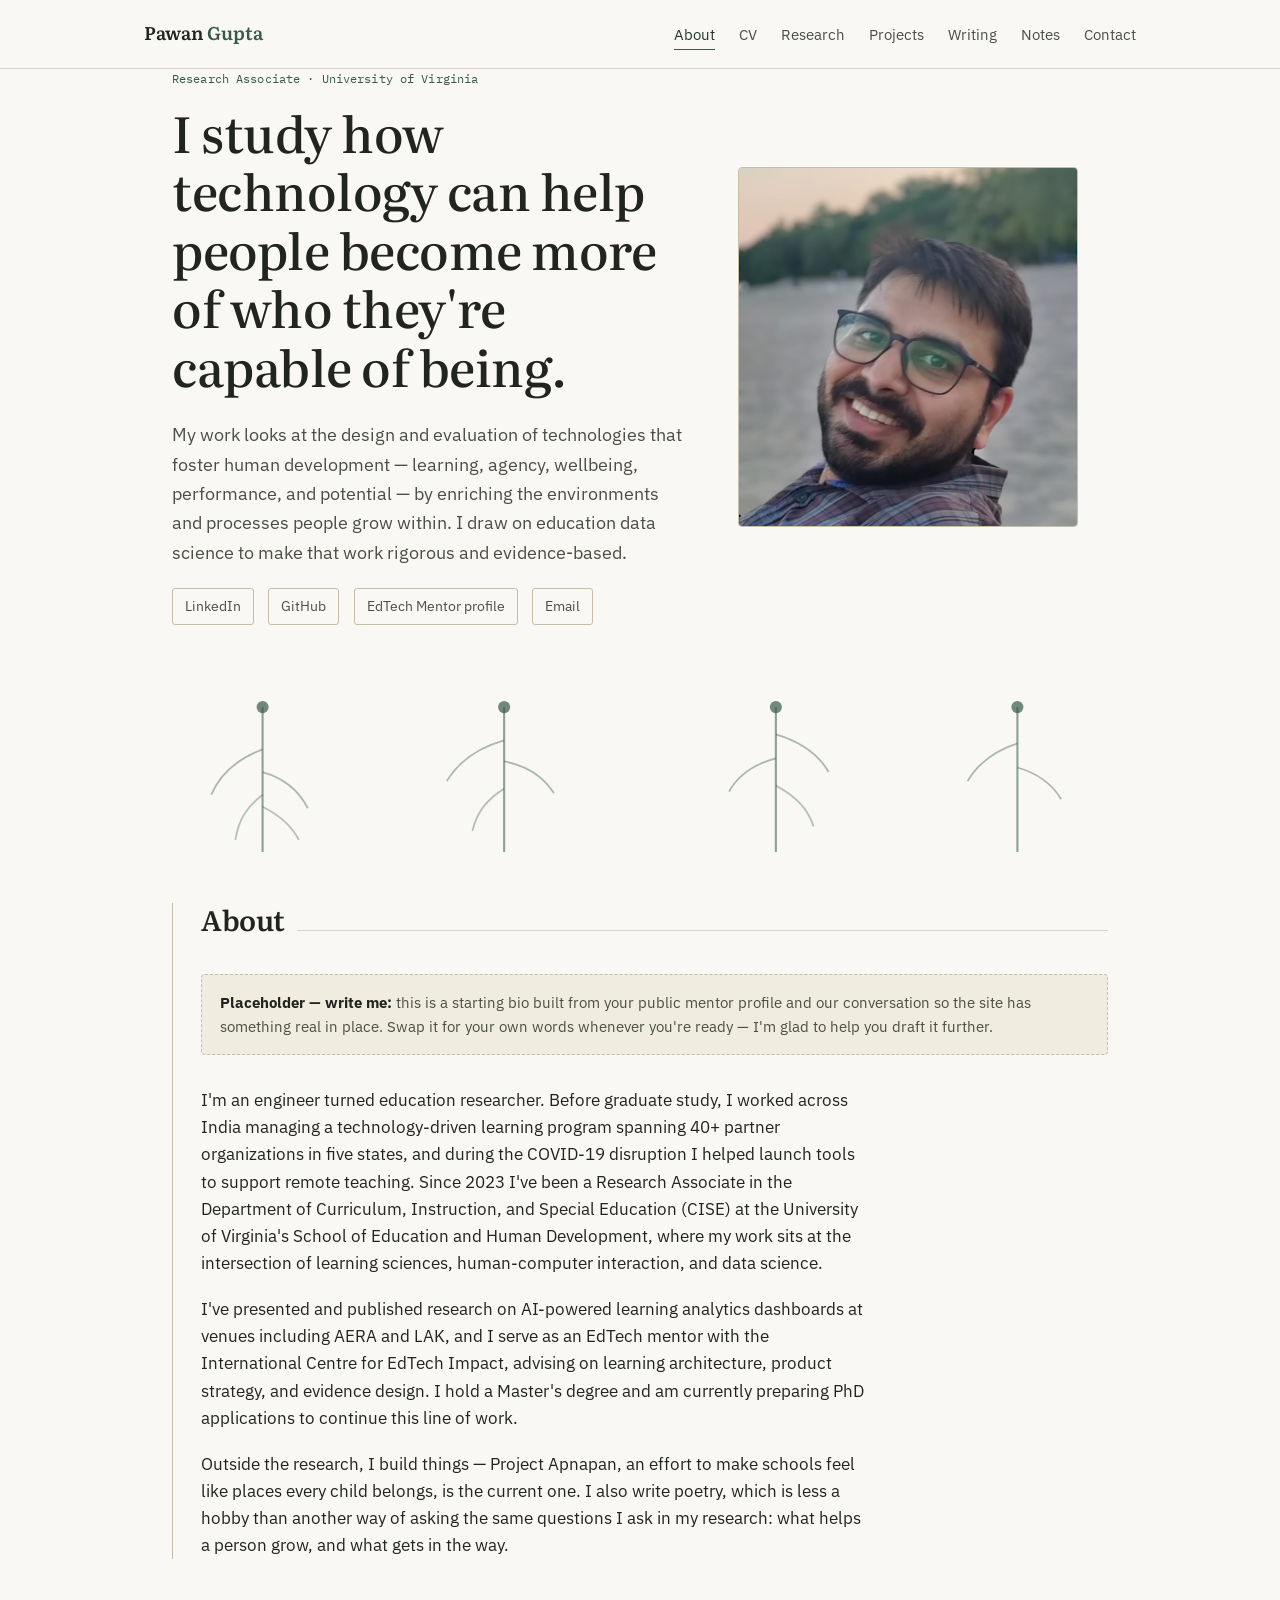
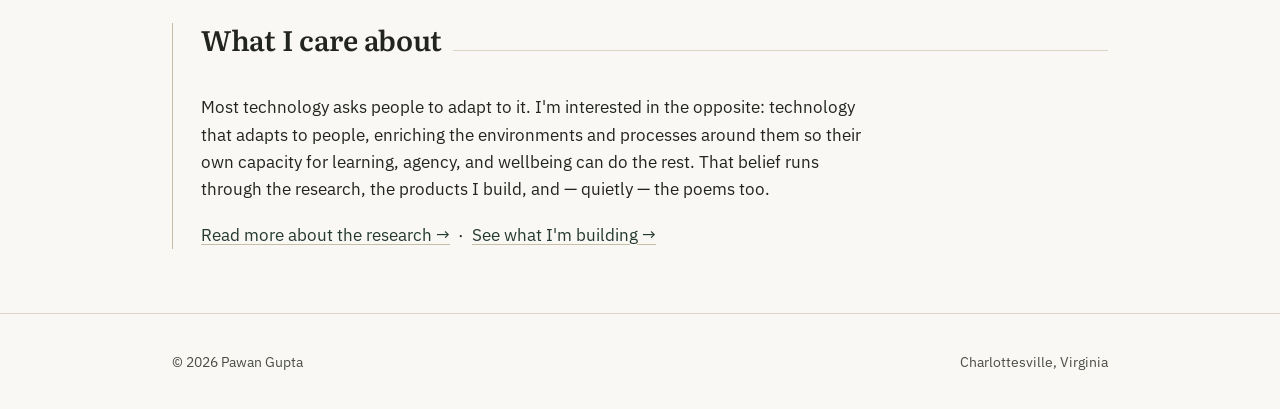
<file: index.html>
<!DOCTYPE html>
<html lang="en">
<head>
<meta charset="UTF-8">
<meta name="viewport" content="width=device-width, initial-scale=1.0">
<title>Pawan Gupta — Technology, human development &amp; learning</title>
<meta name="description" content="Pawan Gupta studies how technology can be designed and evaluated to foster human development, learning, agency, wellbeing, and potential.">
<link rel="stylesheet" href="styles.css">
</head>
<body>

<header class="site">
  <div class="wrap nav-row">
    <a class="wordmark" href="index.html">Pawan <span>Gupta</span></a>
    <nav class="primary">
      <a href="index.html" aria-current="page">About</a>
      <a href="cv.html">CV</a>
      <a href="research.html">Research</a>
      <a href="projects.html">Projects</a>
      <a href="writing.html">Writing</a>
      <a href="notes.html">Notes</a>
      <a href="contact.html">Contact</a>
    </nav>
  </div>
</header>

<main class="wrap">

  <section class="hero">
    <div>
      <p class="tag">Research Associate · University of Virginia</p>
      <h1>I study how technology can help people become more of who they're capable of being.</h1>
      <p class="lede">My work looks at the design and evaluation of technologies that foster human development — learning, agency, wellbeing, performance, and potential — by enriching the environments and processes people grow within. I draw on education data science to make that work rigorous and evidence-based.</p>
      <div class="social-row">
        <a href="https://www.linkedin.com/in/pgpta/" target="_blank" rel="noopener">LinkedIn</a>
        <a href="https://github.com/pawangupta-1" target="_blank" rel="noopener">GitHub</a>
        <a href="https://www.foreduimpact.org/edtechmentors/pawan-gupta" target="_blank" rel="noopener">EdTech Mentor profile</a>
        <a href="contact.html">Email</a>
      </div>
    </div>
    <img src="assets/Pawan.jpg" alt="Pawan Gupta" class="avatar-placeholder" style="object-fit:cover;">
  </section>

  <section aria-hidden="true">
    <svg class="roots" viewBox="0 0 620 110" fill="none" xmlns="http://www.w3.org/2000/svg">
      <path d="M60 12c0 40 0 74 0 96" stroke="currentColor" stroke-width="1.4" opacity=".55"/>
      <path d="M60 40c-16 6-28 16-34 30" stroke="currentColor" stroke-width="1.2" opacity=".4"/>
      <path d="M60 55c14 4 24 12 30 24" stroke="currentColor" stroke-width="1.2" opacity=".4"/>
      <path d="M60 70c-10 8-16 16-18 30" stroke="currentColor" stroke-width="1.2" opacity=".35"/>
      <path d="M60 78c12 6 20 14 24 22" stroke="currentColor" stroke-width="1.2" opacity=".35"/>
      <circle cx="60" cy="12" r="4" fill="currentColor" opacity=".7"/>
      <path d="M220 12c0 40 0 74 0 96" stroke="currentColor" stroke-width="1.4" opacity=".55"/>
      <path d="M220 34c-18 5-30 14-38 27" stroke="currentColor" stroke-width="1.2" opacity=".4"/>
      <path d="M220 48c16 3 26 10 33 21" stroke="currentColor" stroke-width="1.2" opacity=".4"/>
      <path d="M220 66c-11 7-18 15-21 28" stroke="currentColor" stroke-width="1.2" opacity=".35"/>
      <circle cx="220" cy="12" r="4" fill="currentColor" opacity=".7"/>
      <path d="M400 12c0 40 0 74 0 96" stroke="currentColor" stroke-width="1.4" opacity=".55"/>
      <path d="M400 30c17 5 28 13 35 25" stroke="currentColor" stroke-width="1.2" opacity=".4"/>
      <path d="M400 46c-15 4-25 11-31 22" stroke="currentColor" stroke-width="1.2" opacity=".4"/>
      <path d="M400 64c13 7 21 15 25 27" stroke="currentColor" stroke-width="1.2" opacity=".35"/>
      <circle cx="400" cy="12" r="4" fill="currentColor" opacity=".7"/>
      <path d="M560 12c0 40 0 74 0 96" stroke="currentColor" stroke-width="1.4" opacity=".55"/>
      <path d="M560 36c-15 5-26 13-33 25" stroke="currentColor" stroke-width="1.2" opacity=".4"/>
      <path d="M560 52c14 4 23 11 29 21" stroke="currentColor" stroke-width="1.2" opacity=".4"/>
      <circle cx="560" cy="12" r="4" fill="currentColor" opacity=".7"/>
    </svg>
  </section>

  <section class="notebook">
    <div class="section-head"><h2>About</h2></div>
    <div class="note">
      <strong>Placeholder — write me:</strong> this is a starting bio built from your public mentor profile and our conversation so the site has something real in place. Swap it for your own words whenever you're ready — I'm glad to help you draft it further.
    </div>
    <p>I'm an engineer turned education researcher. Before graduate study, I worked across India managing a technology-driven learning program spanning 40+ partner organizations in five states, and during the COVID-19 disruption I helped launch tools to support remote teaching. Since 2023 I've been a Research Associate in the Department of Curriculum, Instruction, and Special Education (CISE) at the University of Virginia's School of Education and Human Development, where my work sits at the intersection of learning sciences, human-computer interaction, and data science.</p>
    <p>I've presented and published research on AI-powered learning analytics dashboards at venues including AERA and LAK, and I serve as an EdTech mentor with the International Centre for EdTech Impact, advising on learning architecture, product strategy, and evidence design. I hold a Master's degree and am currently preparing PhD applications to continue this line of work.</p>
    <p>Outside the research, I build things — Project Apnapan, an effort to make schools feel like places every child belongs, is the current one. I also write poetry, which is less a hobby than another way of asking the same questions I ask in my research: what helps a person grow, and what gets in the way.</p>
  </section>

  <section class="notebook">
    <div class="section-head"><h2>What I care about</h2></div>
    <p>Most technology asks people to adapt to it. I'm interested in the opposite: technology that adapts to people, enriching the environments and processes around them so their own capacity for learning, agency, and wellbeing can do the rest. That belief runs through the research, the products I build, and — quietly — the poems too.</p>
    <p><a href="research.html">Read more about the research →</a> &nbsp;·&nbsp; <a href="projects.html">See what I'm building →</a></p>
  </section>

</main>

<footer class="site">
  <div class="wrap">
    <span>© 2026 Pawan Gupta</span>
    <span>Charlottesville, Virginia</span>
  </div>
</footer>

</body>
</html>
</file>
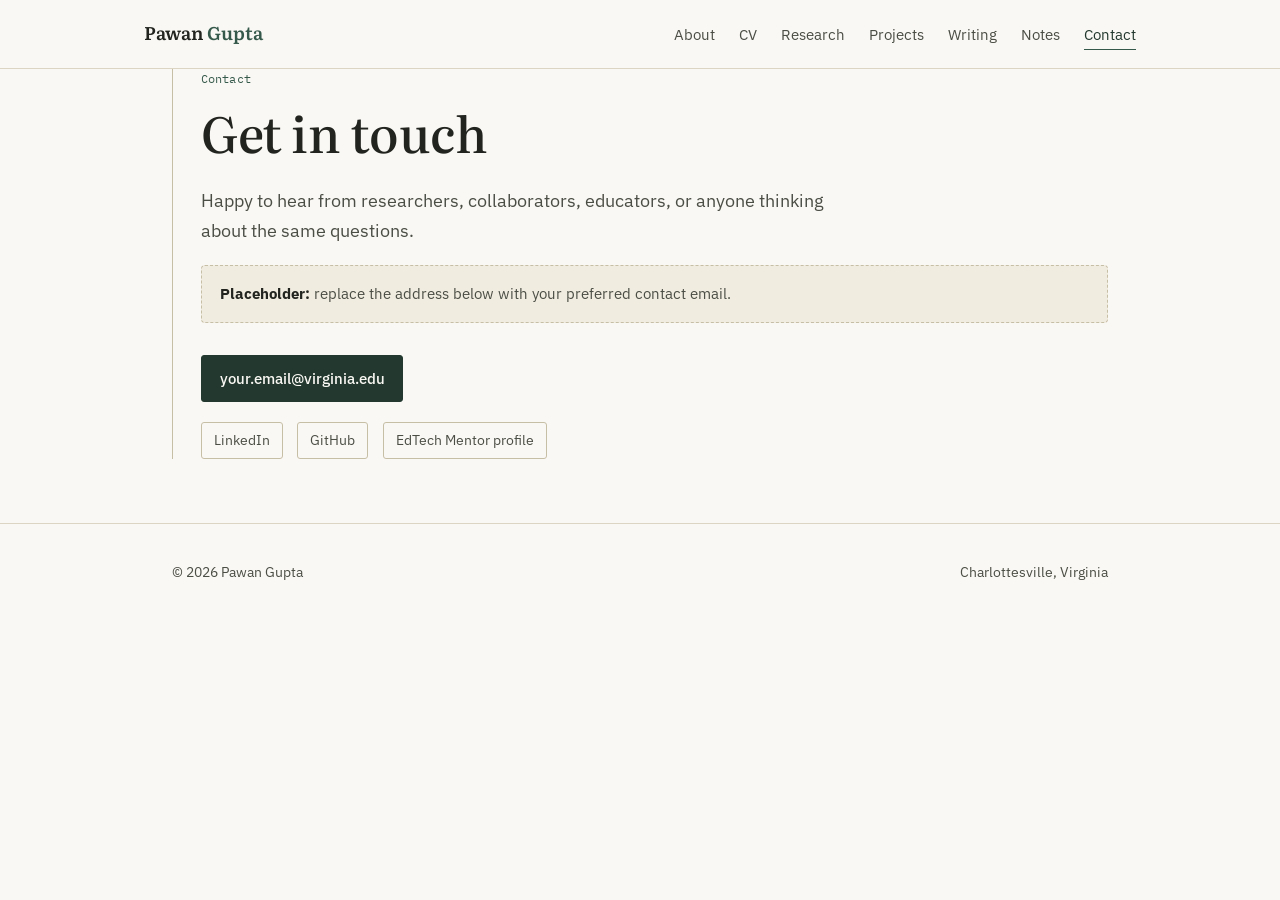
<file: contact.html>
<!DOCTYPE html>
<html lang="en">
<head>
<meta charset="UTF-8">
<meta name="viewport" content="width=device-width, initial-scale=1.0">
<title>Contact — Pawan Gupta</title>
<link rel="stylesheet" href="styles.css">
</head>
<body>

<header class="site">
  <div class="wrap nav-row">
    <a class="wordmark" href="index.html">Pawan <span>Gupta</span></a>
    <nav class="primary">
      <a href="index.html">About</a>
      <a href="cv.html">CV</a>
      <a href="research.html">Research</a>
      <a href="projects.html">Projects</a>
      <a href="writing.html">Writing</a>
      <a href="notes.html">Notes</a>
      <a href="contact.html" aria-current="page">Contact</a>
    </nav>
  </div>
</header>

<main class="wrap">

  <section class="notebook">
    <p class="tag">Contact</p>
    <h1>Get in touch</h1>
    <p class="lede">Happy to hear from researchers, collaborators, educators, or anyone thinking about the same questions.</p>
    <div class="note">
      <strong>Placeholder:</strong> replace the address below with your preferred contact email.
    </div>
    <p><a class="btn" href="mailto:your.email@virginia.edu">your.email@virginia.edu</a></p>
    <div class="social-row">
      <a href="https://www.linkedin.com/in/pgpta/" target="_blank" rel="noopener">LinkedIn</a>
      <a href="https://github.com/pawangupta-1" target="_blank" rel="noopener">GitHub</a>
      <a href="https://www.foreduimpact.org/edtechmentors/pawan-gupta" target="_blank" rel="noopener">EdTech Mentor profile</a>
    </div>
  </section>

</main>

<footer class="site">
  <div class="wrap">
    <span>© 2026 Pawan Gupta</span>
    <span>Charlottesville, Virginia</span>
  </div>
</footer>

</body>
</html>
</file>
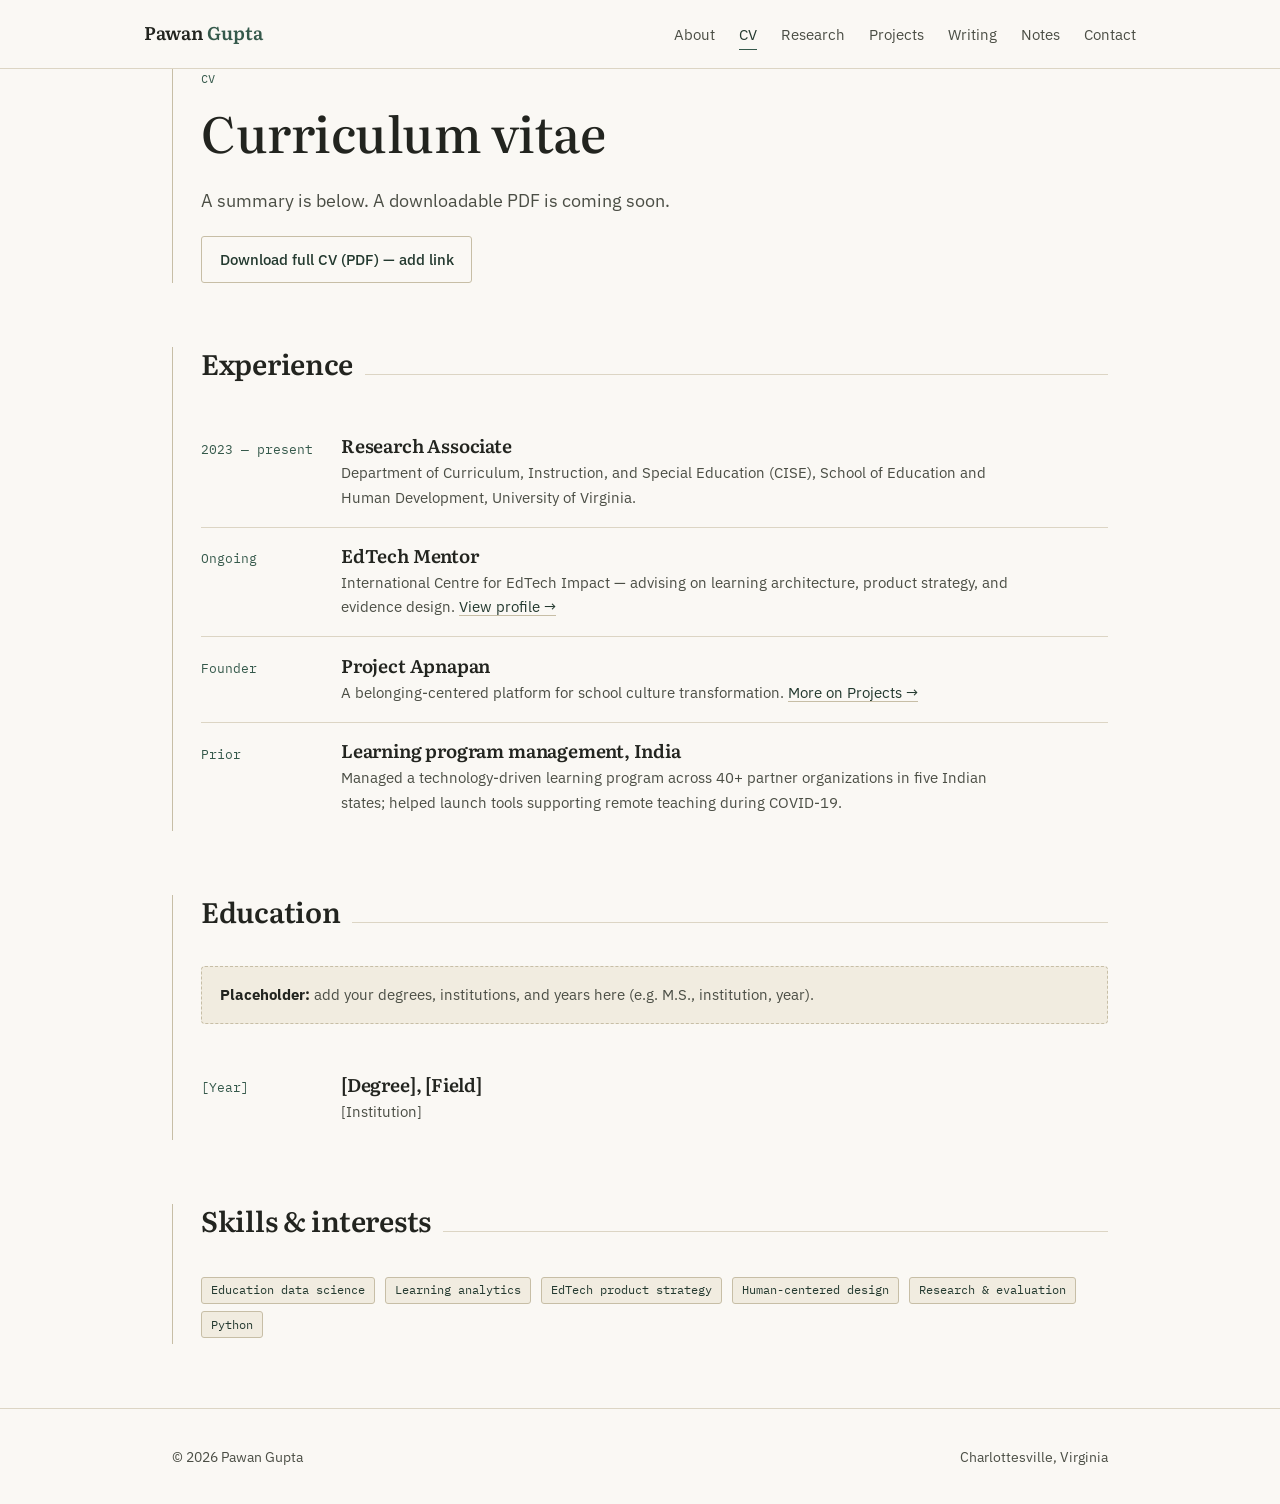
<file: cv.html>
<!DOCTYPE html>
<html lang="en">
<head>
<meta charset="UTF-8">
<meta name="viewport" content="width=device-width, initial-scale=1.0">
<title>CV — Pawan Gupta</title>
<link rel="stylesheet" href="styles.css">
</head>
<body>

<header class="site">
  <div class="wrap nav-row">
    <a class="wordmark" href="index.html">Pawan <span>Gupta</span></a>
    <nav class="primary">
      <a href="index.html">About</a>
      <a href="cv.html" aria-current="page">CV</a>
      <a href="research.html">Research</a>
      <a href="projects.html">Projects</a>
      <a href="writing.html">Writing</a>
      <a href="notes.html">Notes</a>
      <a href="contact.html">Contact</a>
    </nav>
  </div>
</header>

<main class="wrap">

  <section class="notebook">
    <p class="tag">CV</p>
    <h1>Curriculum vitae</h1>
    <p class="lede">A summary is below. A downloadable PDF is coming soon.</p>
    <a class="btn ghost" href="#" aria-disabled="true">Download full CV (PDF) — add link</a>
  </section>

  <section class="notebook">
    <div class="section-head"><h2>Experience</h2></div>
    <ul class="timeline">
      <li>
        <div class="when">2023 — present</div>
        <div class="what">
          <h3>Research Associate</h3>
          <p>Department of Curriculum, Instruction, and Special Education (CISE), School of Education and Human Development, University of Virginia.</p>
        </div>
      </li>
      <li>
        <div class="when">Ongoing</div>
        <div class="what">
          <h3>EdTech Mentor</h3>
          <p>International Centre for EdTech Impact — advising on learning architecture, product strategy, and evidence design. <a href="https://www.foreduimpact.org/edtechmentors/pawan-gupta" target="_blank" rel="noopener">View profile →</a></p>
        </div>
      </li>
      <li>
        <div class="when">Founder</div>
        <div class="what">
          <h3>Project Apnapan</h3>
          <p>A belonging-centered platform for school culture transformation. <a href="projects.html">More on Projects →</a></p>
        </div>
      </li>
      <li>
        <div class="when">Prior</div>
        <div class="what">
          <h3>Learning program management, India</h3>
          <p>Managed a technology-driven learning program across 40+ partner organizations in five Indian states; helped launch tools supporting remote teaching during COVID-19.</p>
        </div>
      </li>
    </ul>
  </section>

  <section class="notebook">
    <div class="section-head"><h2>Education</h2></div>
    <div class="note">
      <strong>Placeholder:</strong> add your degrees, institutions, and years here (e.g. M.S., institution, year).
    </div>
    <ul class="timeline">
      <li>
        <div class="when">[Year]</div>
        <div class="what">
          <h3>[Degree], [Field]</h3>
          <p>[Institution]</p>
        </div>
      </li>
    </ul>
  </section>

  <section class="notebook">
    <div class="section-head"><h2>Skills &amp; interests</h2></div>
    <div>
      <span class="pill">Education data science</span>
      <span class="pill">Learning analytics</span>
      <span class="pill">EdTech product strategy</span>
      <span class="pill">Human-centered design</span>
      <span class="pill">Research &amp; evaluation</span>
      <span class="pill">Python</span>
    </div>
  </section>

</main>

<footer class="site">
  <div class="wrap">
    <span>© 2026 Pawan Gupta</span>
    <span>Charlottesville, Virginia</span>
  </div>
</footer>

</body>
</html>
</file>
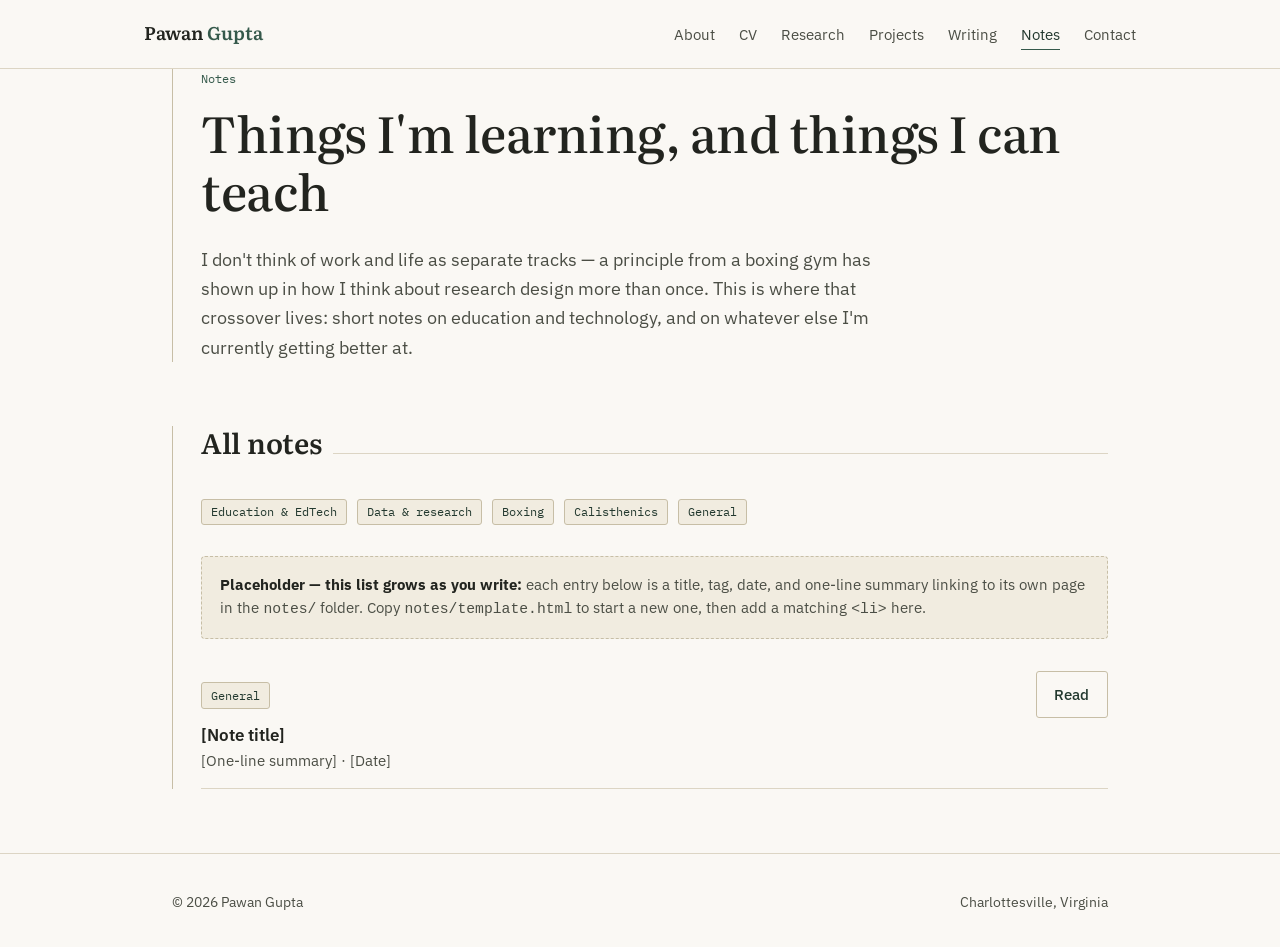
<file: notes.html>
<!DOCTYPE html>
<html lang="en">
<head>
<meta charset="UTF-8">
<meta name="viewport" content="width=device-width, initial-scale=1.0">
<title>Notes — Pawan Gupta</title>
<link rel="stylesheet" href="styles.css">
</head>
<body>

<header class="site">
  <div class="wrap nav-row">
    <a class="wordmark" href="index.html">Pawan <span>Gupta</span></a>
    <nav class="primary">
      <a href="index.html">About</a>
      <a href="cv.html">CV</a>
      <a href="research.html">Research</a>
      <a href="projects.html">Projects</a>
      <a href="writing.html">Writing</a>
      <a href="notes.html" aria-current="page">Notes</a>
      <a href="contact.html">Contact</a>
    </nav>
  </div>
</header>

<main class="wrap">

  <section class="notebook">
    <p class="tag">Notes</p>
    <h1>Things I'm learning, and things I can teach</h1>
    <p class="lede">I don't think of work and life as separate tracks — a principle from a boxing gym has shown up in how I think about research design more than once. This is where that crossover lives: short notes on education and technology, and on whatever else I'm currently getting better at.</p>
  </section>

  <section class="notebook">
    <div class="section-head"><h2>All notes</h2></div>

    <div style="margin-bottom: 1.5rem;">
      <span class="pill">Education &amp; EdTech</span>
      <span class="pill">Data &amp; research</span>
      <span class="pill">Boxing</span>
      <span class="pill">Calisthenics</span>
      <span class="pill">General</span>
    </div>

    <div class="note">
      <strong>Placeholder — this list grows as you write:</strong> each entry below is a title, tag, date, and one-line summary linking to its own page in the <code>notes/</code> folder. Copy <code>notes/template.html</code> to start a new one, then add a matching <code>&lt;li&gt;</code> here.
    </div>

    <ul class="linklist">
      <li>
        <div>
          <span class="pill">General</span>
          <div class="entry-title" style="margin-top:.4rem;">[Note title]</div>
          <div class="entry-meta">[One-line summary] · [Date]</div>
        </div>
        <a href="notes/template.html" class="btn ghost">Read</a>
      </li>
    </ul>
  </section>

</main>

<footer class="site">
  <div class="wrap">
    <span>© 2026 Pawan Gupta</span>
    <span>Charlottesville, Virginia</span>
  </div>
</footer>

</body>
</html>
</file>
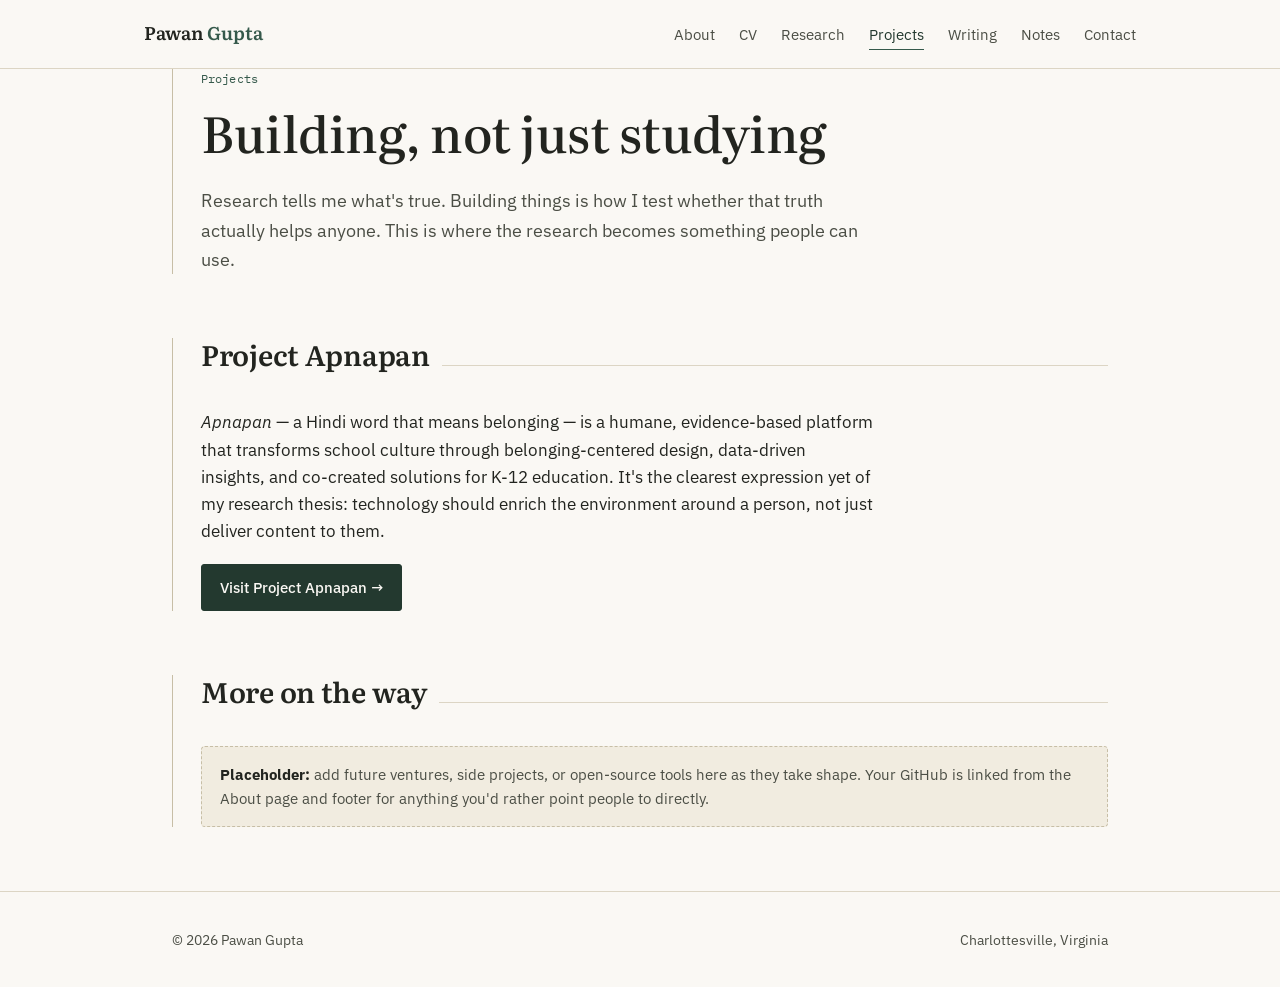
<file: projects.html>
<!DOCTYPE html>
<html lang="en">
<head>
<meta charset="UTF-8">
<meta name="viewport" content="width=device-width, initial-scale=1.0">
<title>Projects — Pawan Gupta</title>
<link rel="stylesheet" href="styles.css">
</head>
<body>

<header class="site">
  <div class="wrap nav-row">
    <a class="wordmark" href="index.html">Pawan <span>Gupta</span></a>
    <nav class="primary">
      <a href="index.html">About</a>
      <a href="cv.html">CV</a>
      <a href="research.html">Research</a>
      <a href="projects.html" aria-current="page">Projects</a>
      <a href="writing.html">Writing</a>
      <a href="notes.html">Notes</a>
      <a href="contact.html">Contact</a>
    </nav>
  </div>
</header>

<main class="wrap">

  <section class="notebook">
    <p class="tag">Projects</p>
    <h1>Building, not just studying</h1>
    <p class="lede">Research tells me what's true. Building things is how I test whether that truth actually helps anyone. This is where the research becomes something people can use.</p>
  </section>

  <section class="notebook">
    <div class="section-head"><h2>Project Apnapan</h2></div>
    <p><em>Apnapan</em> — a Hindi word that means belonging — is a humane, evidence-based platform that transforms school culture through belonging-centered design, data-driven insights, and co-created solutions for K-12 education. It's the clearest expression yet of my research thesis: technology should enrich the environment around a person, not just deliver content to them.</p>
    <p><a class="btn" href="https://apnapan-platform.vercel.app/" target="_blank" rel="noopener">Visit Project Apnapan →</a></p>
  </section>

  <section class="notebook">
    <div class="section-head"><h2>More on the way</h2></div>
    <div class="note">
      <strong>Placeholder:</strong> add future ventures, side projects, or open-source tools here as they take shape. Your GitHub is linked from the About page and footer for anything you'd rather point people to directly.
    </div>
  </section>

</main>

<footer class="site">
  <div class="wrap">
    <span>© 2026 Pawan Gupta</span>
    <span>Charlottesville, Virginia</span>
  </div>
</footer>

</body>
</html>
</file>
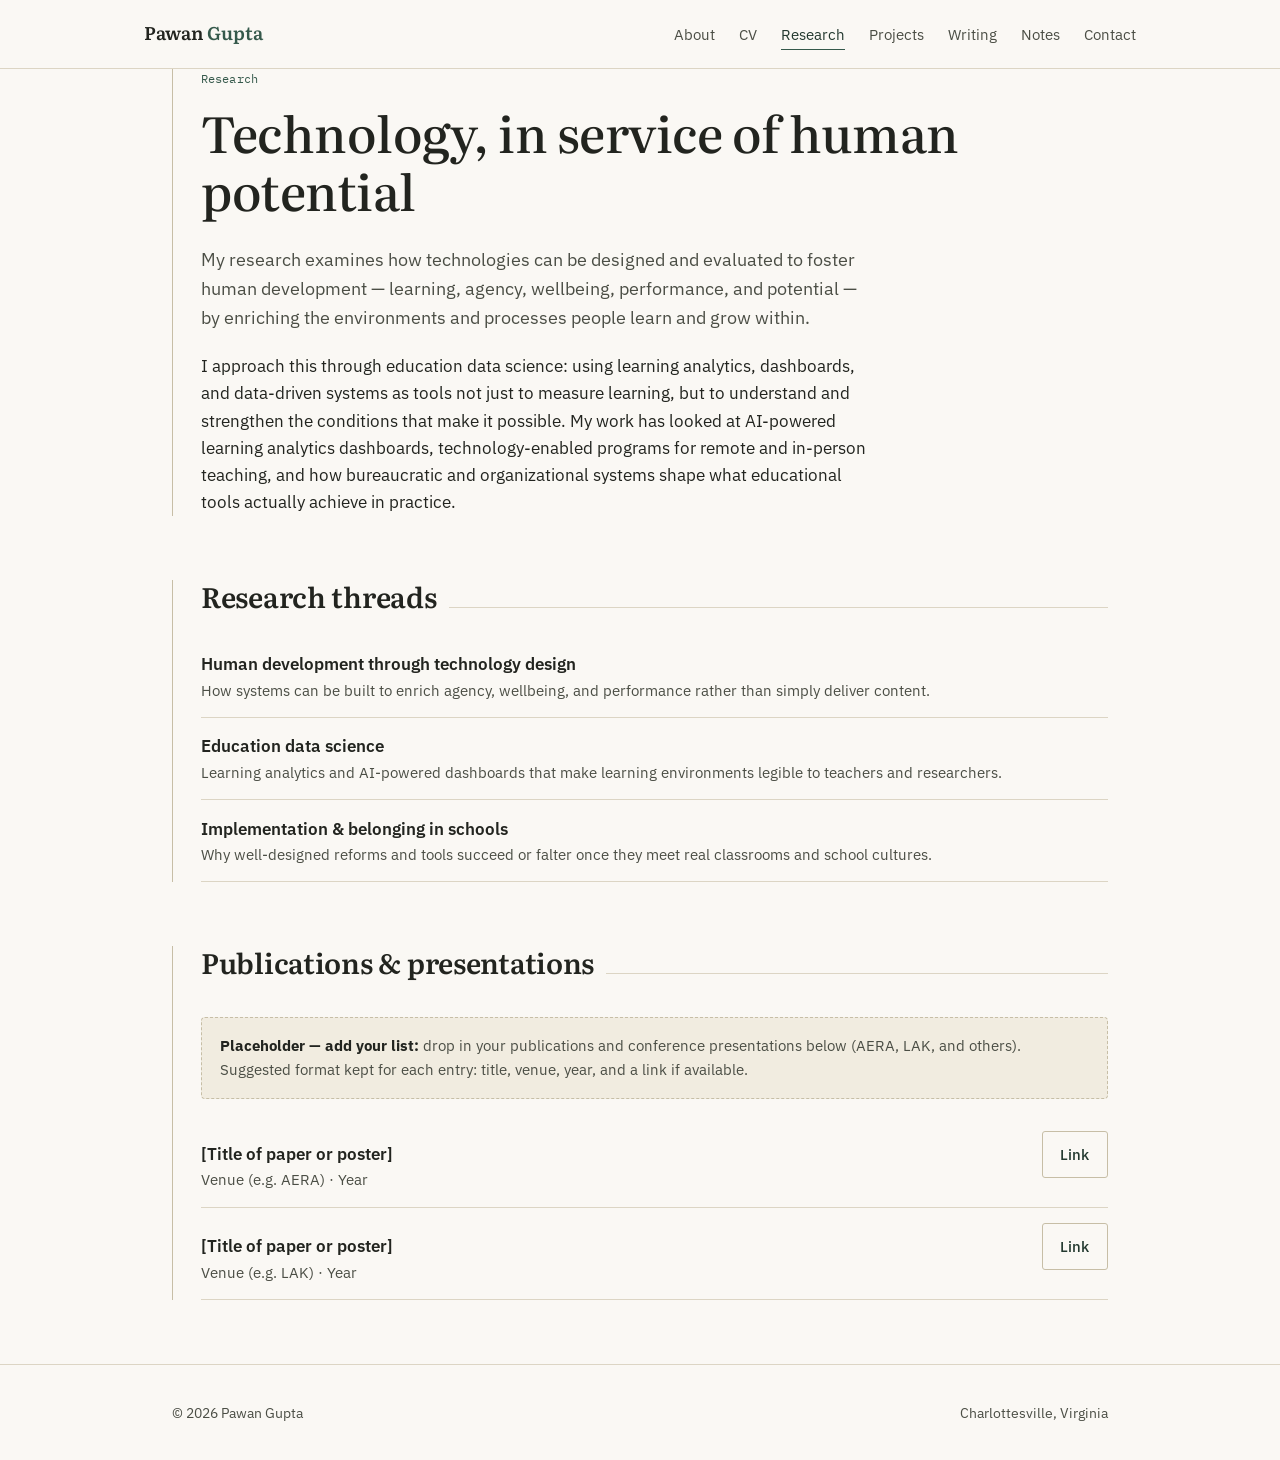
<file: research.html>
<!DOCTYPE html>
<html lang="en">
<head>
<meta charset="UTF-8">
<meta name="viewport" content="width=device-width, initial-scale=1.0">
<title>Research — Pawan Gupta</title>
<link rel="stylesheet" href="styles.css">
</head>
<body>

<header class="site">
  <div class="wrap nav-row">
    <a class="wordmark" href="index.html">Pawan <span>Gupta</span></a>
    <nav class="primary">
      <a href="index.html">About</a>
      <a href="cv.html">CV</a>
      <a href="research.html" aria-current="page">Research</a>
      <a href="projects.html">Projects</a>
      <a href="writing.html">Writing</a>
      <a href="notes.html">Notes</a>
      <a href="contact.html">Contact</a>
    </nav>
  </div>
</header>

<main class="wrap">

  <section class="notebook">
    <p class="tag">Research</p>
    <h1>Technology, in service of human potential</h1>
    <p class="lede">My research examines how technologies can be designed and evaluated to foster human development — learning, agency, wellbeing, performance, and potential — by enriching the environments and processes people learn and grow within.</p>
    <p>I approach this through education data science: using learning analytics, dashboards, and data-driven systems as tools not just to measure learning, but to understand and strengthen the conditions that make it possible. My work has looked at AI-powered learning analytics dashboards, technology-enabled programs for remote and in-person teaching, and how bureaucratic and organizational systems shape what educational tools actually achieve in practice.</p>
  </section>

  <section class="notebook">
    <div class="section-head"><h2>Research threads</h2></div>
    <ul class="linklist">
      <li>
        <div>
          <div class="entry-title">Human development through technology design</div>
          <div class="entry-meta">How systems can be built to enrich agency, wellbeing, and performance rather than simply deliver content.</div>
        </div>
      </li>
      <li>
        <div>
          <div class="entry-title">Education data science</div>
          <div class="entry-meta">Learning analytics and AI-powered dashboards that make learning environments legible to teachers and researchers.</div>
        </div>
      </li>
      <li>
        <div>
          <div class="entry-title">Implementation &amp; belonging in schools</div>
          <div class="entry-meta">Why well-designed reforms and tools succeed or falter once they meet real classrooms and school cultures.</div>
        </div>
      </li>
    </ul>
  </section>

  <section class="notebook">
    <div class="section-head"><h2>Publications &amp; presentations</h2></div>
    <div class="note">
      <strong>Placeholder — add your list:</strong> drop in your publications and conference presentations below (AERA, LAK, and others). Suggested format kept for each entry: title, venue, year, and a link if available.
    </div>
    <ul class="linklist">
      <li>
        <div>
          <div class="entry-title">[Title of paper or poster]</div>
          <div class="entry-meta">Venue (e.g. AERA) · Year</div>
        </div>
        <a href="#" class="btn ghost">Link</a>
      </li>
      <li>
        <div>
          <div class="entry-title">[Title of paper or poster]</div>
          <div class="entry-meta">Venue (e.g. LAK) · Year</div>
        </div>
        <a href="#" class="btn ghost">Link</a>
      </li>
    </ul>
  </section>

</main>

<footer class="site">
  <div class="wrap">
    <span>© 2026 Pawan Gupta</span>
    <span>Charlottesville, Virginia</span>
  </div>
</footer>

</body>
</html>
</file>
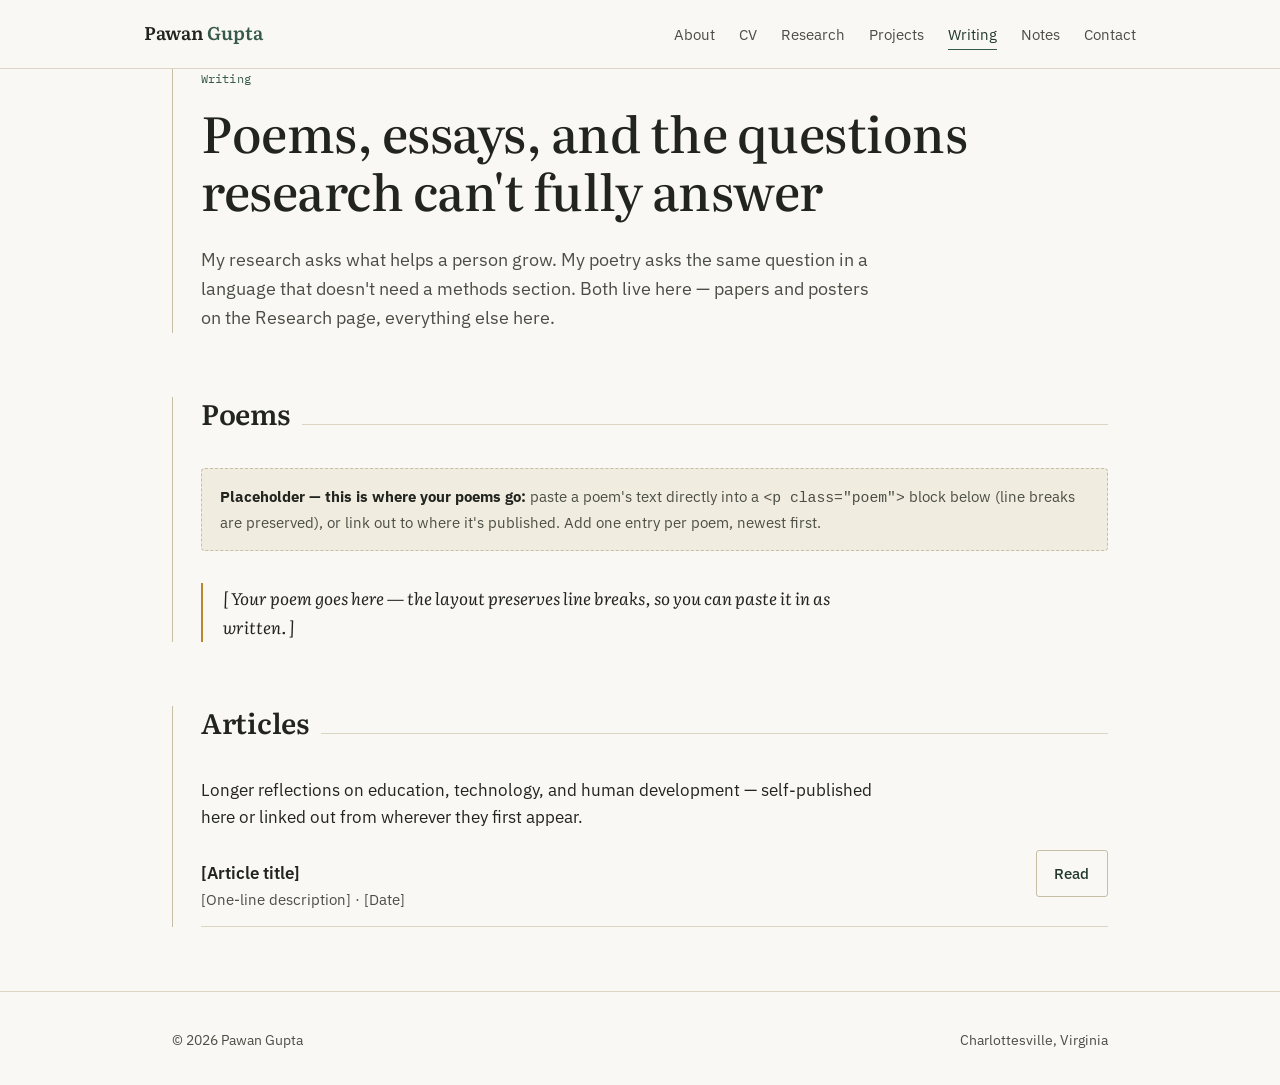
<file: writing.html>
<!DOCTYPE html>
<html lang="en">
<head>
<meta charset="UTF-8">
<meta name="viewport" content="width=device-width, initial-scale=1.0">
<title>Writing — Pawan Gupta</title>
<link rel="stylesheet" href="styles.css">
</head>
<body>

<header class="site">
  <div class="wrap nav-row">
    <a class="wordmark" href="index.html">Pawan <span>Gupta</span></a>
    <nav class="primary">
      <a href="index.html">About</a>
      <a href="cv.html">CV</a>
      <a href="research.html">Research</a>
      <a href="projects.html">Projects</a>
      <a href="writing.html" aria-current="page">Writing</a>
      <a href="notes.html">Notes</a>
      <a href="contact.html">Contact</a>
    </nav>
  </div>
</header>

<main class="wrap">

  <section class="notebook">
    <p class="tag">Writing</p>
    <h1>Poems, essays, and the questions research can't fully answer</h1>
    <p class="lede">My research asks what helps a person grow. My poetry asks the same question in a language that doesn't need a methods section. Both live here — papers and posters on the Research page, everything else here.</p>
  </section>

  <section class="notebook">
    <div class="section-head"><h2>Poems</h2></div>
    <div class="note">
      <strong>Placeholder — this is where your poems go:</strong> paste a poem's text directly into a <code>&lt;p class="poem"&gt;</code> block below (line breaks are preserved), or link out to where it's published. Add one entry per poem, newest first.
    </div>
    <p class="poem">[ Your poem goes here — the layout preserves line breaks, so you can paste it in as written. ]</p>
  </section>

  <section class="notebook">
    <div class="section-head"><h2>Articles</h2></div>
    <p>Longer reflections on education, technology, and human development — self-published here or linked out from wherever they first appear.</p>
    <ul class="linklist">
      <li>
        <div>
          <div class="entry-title">[Article title]</div>
          <div class="entry-meta">[One-line description] · [Date]</div>
        </div>
        <a href="#" class="btn ghost">Read</a>
      </li>
    </ul>
  </section>

</main>

<footer class="site">
  <div class="wrap">
    <span>© 2026 Pawan Gupta</span>
    <span>Charlottesville, Virginia</span>
  </div>
</footer>

</body>
</html>
</file>
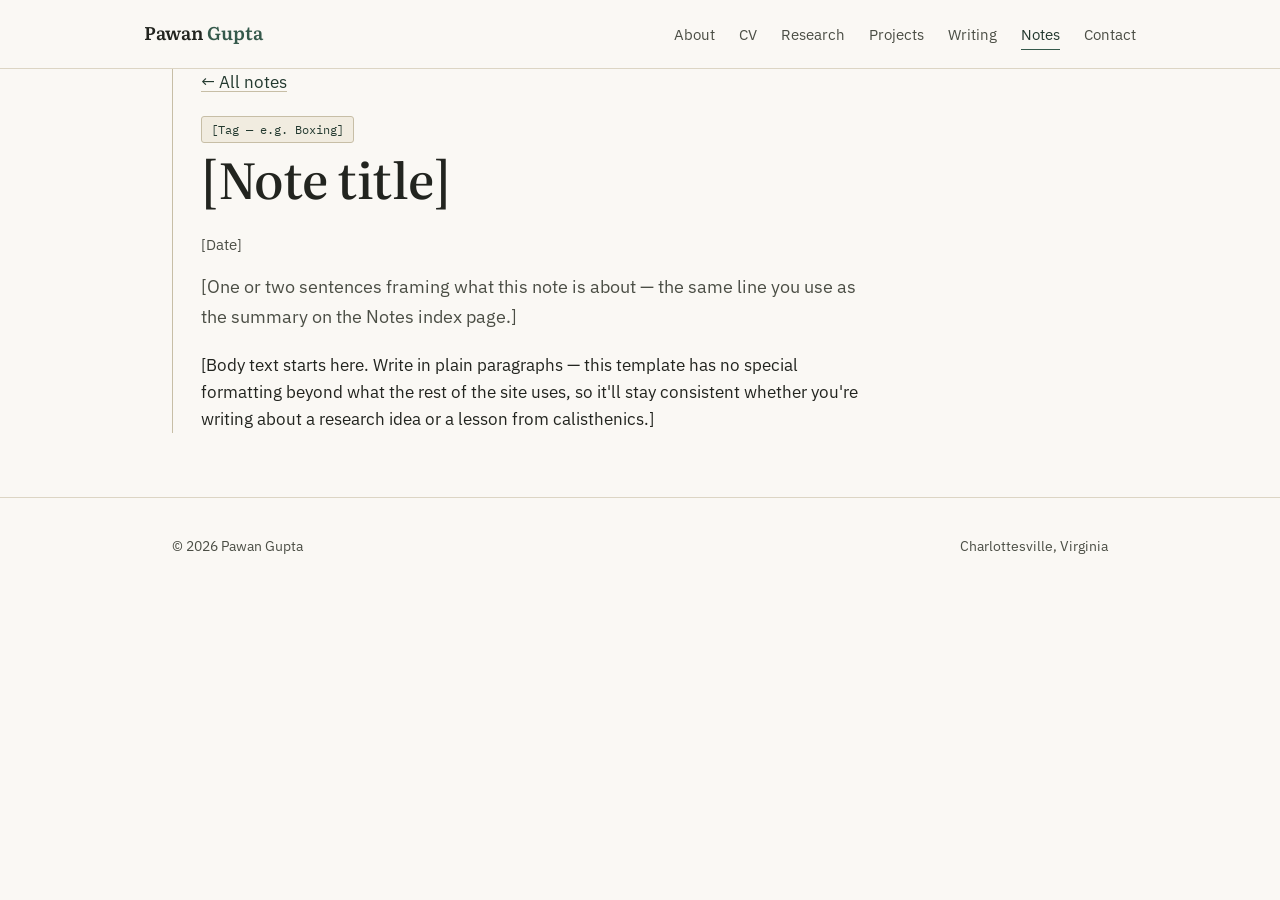
<file: notes/template.html>
<!DOCTYPE html>
<html lang="en">
<head>
<meta charset="UTF-8">
<meta name="viewport" content="width=device-width, initial-scale=1.0">
<title>[Note title] — Pawan Gupta</title>
<link rel="stylesheet" href="../styles.css">
</head>
<body>

<header class="site">
  <div class="wrap nav-row">
    <a class="wordmark" href="../index.html">Pawan <span>Gupta</span></a>
    <nav class="primary">
      <a href="../index.html">About</a>
      <a href="../cv.html">CV</a>
      <a href="../research.html">Research</a>
      <a href="../projects.html">Projects</a>
      <a href="../writing.html">Writing</a>
      <a href="../notes.html" aria-current="page">Notes</a>
      <a href="../contact.html">Contact</a>
    </nav>
  </div>
</header>

<main class="wrap">
  <section class="notebook" style="max-width: var(--max-w);">
    <p><a href="../notes.html">← All notes</a></p>
    <span class="pill">[Tag — e.g. Boxing]</span>
    <h1>[Note title]</h1>
    <p class="entry-meta">[Date]</p>

    <p class="lede">[One or two sentences framing what this note is about — the same line you use as the summary on the Notes index page.]</p>

    <p>[Body text starts here. Write in plain paragraphs — this template has no special formatting beyond what the rest of the site uses, so it'll stay consistent whether you're writing about a research idea or a lesson from calisthenics.]</p>

  </section>
</main>

<footer class="site">
  <div class="wrap">
    <span>© 2026 Pawan Gupta</span>
    <span>Charlottesville, Virginia</span>
  </div>
</footer>

</body>
</html>
</file>
<file: styles.css>
/* ============================================================
   Pawan Gupta — personal site
   Design tokens
   ============================================================ */

@import url('https://fonts.googleapis.com/css2?family=Literata:ital,opsz,wght@0,7..72,400;0,7..72,500;0,7..72,600;1,7..72,400&family=IBM+Plex+Sans:wght@400;500;600&family=IBM+Plex+Mono:wght@400;500&display=swap');

:root {
  --paper: #FAF8F4;
  --paper-alt: #F1ECE0;
  --ink: #22241F;
  --ink-soft: #4B4E45;
  --pine: #35594B;
  --pine-deep: #23392F;
  --pine-light: #4C7A67;
  --gold: #B8862E;
  --line: #DCD5C4;
  --line-strong: #C7BEA6;

  --serif: 'Literata', Georgia, serif;
  --sans: 'IBM Plex Sans', -apple-system, BlinkMacSystemFont, sans-serif;
  --mono: 'IBM Plex Mono', ui-monospace, monospace;

  --max-w: 46rem;
  --wide-w: 62rem;
}

* { box-sizing: border-box; }

html { scroll-behavior: smooth; }

@media (prefers-reduced-motion: reduce) {
  html { scroll-behavior: auto; }
  * { animation: none !important; transition: none !important; }
}

body {
  margin: 0;
  background: var(--paper);
  color: var(--ink);
  font-family: var(--sans);
  font-size: 17px;
  line-height: 1.6;
  -webkit-font-smoothing: antialiased;
}

a {
  color: var(--pine-deep);
  text-decoration-color: var(--line-strong);
  text-underline-offset: 3px;
}
a:hover { text-decoration-color: var(--pine); }
a:focus-visible, button:focus-visible {
  outline: 2px solid var(--gold);
  outline-offset: 3px;
}

h1, h2, h3 {
  font-family: var(--serif);
  font-weight: 600;
  line-height: 1.18;
  margin: 0 0 .5em;
  letter-spacing: -0.01em;
}

h1 { font-size: clamp(2.1rem, 4.2vw, 3.1rem); font-weight: 500; }
h2 { font-size: clamp(1.4rem, 2.4vw, 1.75rem); }
h3 { font-size: 1.15rem; font-weight: 600; }

p { margin: 0 0 1.1em; max-width: 42rem; }
p.lede { font-size: 1.15rem; color: var(--ink-soft); }

.tag {
  font-family: var(--mono);
  font-size: .78rem;
  color: var(--pine);
  letter-spacing: .01em;
}

/* ---------- Layout shell ---------- */

.wrap {
  max-width: var(--wide-w);
  margin: 0 auto;
  padding: 0 1.75rem;
}

header.site {
  border-bottom: 1px solid var(--line);
  background: var(--paper);
  position: sticky;
  top: 0;
  z-index: 20;
}

.nav-row {
  display: flex;
  align-items: baseline;
  justify-content: space-between;
  padding: 1.15rem 0;
  gap: 1rem;
  flex-wrap: wrap;
}

.wordmark {
  font-family: var(--serif);
  font-size: 1.15rem;
  font-weight: 600;
  color: var(--ink);
  text-decoration: none;
  white-space: nowrap;
}
.wordmark span { color: var(--pine); }

nav.primary {
  display: flex;
  gap: 1.5rem;
  flex-wrap: wrap;
  font-size: .95rem;
}
nav.primary a {
  color: var(--ink-soft);
  text-decoration: none;
  padding-bottom: 2px;
  border-bottom: 1px solid transparent;
}
nav.primary a:hover,
nav.primary a[aria-current="page"] {
  color: var(--pine-deep);
  border-bottom-color: var(--pine);
}

main { padding: 3.5rem 0 5rem; }

/* Field-notebook margin rule: the one recurring signature device */
.notebook {
  border-left: 1px solid var(--line-strong);
  padding-left: 1.75rem;
}
@media (max-width: 640px) {
  .notebook { padding-left: 1.1rem; }
}

section + section { margin-top: 4rem; }

.section-head {
  display: flex;
  align-items: baseline;
  gap: .75rem;
  margin-bottom: 1.5rem;
}
.section-head .tag { text-transform: none; }
.section-head::after {
  content: "";
  flex: 1;
  border-bottom: 1px solid var(--line);
}

footer.site {
  border-top: 1px solid var(--line);
  margin-top: 4rem;
  padding: 2.25rem 0;
  font-size: .9rem;
  color: var(--ink-soft);
}
footer.site .wrap {
  display: flex;
  justify-content: space-between;
  align-items: center;
  flex-wrap: wrap;
  gap: .75rem;
}
footer.site a { color: var(--ink-soft); }

/* ---------- Components ---------- */

.btn {
  display: inline-flex;
  align-items: center;
  gap: .5rem;
  font-family: var(--sans);
  font-size: .95rem;
  font-weight: 500;
  color: var(--paper);
  background: var(--pine-deep);
  padding: .65rem 1.1rem;
  border-radius: 3px;
  text-decoration: none;
  border: 1px solid var(--pine-deep);
}
.btn:hover { background: var(--pine); border-color: var(--pine); }
.btn.ghost {
  background: transparent;
  color: var(--pine-deep);
  border: 1px solid var(--line-strong);
}
.btn.ghost:hover { border-color: var(--pine); background: var(--paper-alt); }

.linklist { list-style: none; margin: 0; padding: 0; }
.linklist li {
  padding: .95rem 0;
  border-bottom: 1px solid var(--line);
  display: flex;
  justify-content: space-between;
  align-items: baseline;
  gap: 1rem;
  flex-wrap: wrap;
}
.linklist li:first-child { padding-top: 0; }

.entry-title { font-weight: 600; }
.entry-meta { color: var(--ink-soft); font-size: .92rem; }

.timeline { list-style: none; margin: 0; padding: 0; }
.timeline li {
  display: grid;
  grid-template-columns: 7.5rem 1fr;
  gap: 1.25rem;
  padding: 1.1rem 0;
  border-bottom: 1px solid var(--line);
}
.timeline li:last-child { border-bottom: none; }
.timeline .when {
  font-family: var(--mono);
  font-size: .82rem;
  color: var(--pine);
  padding-top: .2rem;
}
.timeline .what h3 { margin-bottom: .2rem; }
.timeline .what p { margin-bottom: 0; color: var(--ink-soft); font-size: .95rem; }

@media (max-width: 560px) {
  .timeline li { grid-template-columns: 1fr; gap: .3rem; }
}

.pill {
  display: inline-block;
  font-family: var(--mono);
  font-size: .75rem;
  color: var(--pine-deep);
  background: var(--paper-alt);
  border: 1px solid var(--line-strong);
  border-radius: 3px;
  padding: .18rem .55rem;
  margin: 0 .4rem .4rem 0;
}

.note {
  background: var(--paper-alt);
  border: 1px dashed var(--line-strong);
  border-radius: 4px;
  padding: 1rem 1.15rem;
  font-size: .92rem;
  color: var(--ink-soft);
  margin: 1.25rem 0 2rem;
}
.note strong { color: var(--ink); }

.poem {
  font-family: var(--serif);
  font-style: italic;
  font-size: 1.05rem;
  line-height: 1.75;
  color: var(--ink);
  white-space: pre-line;
  border-left: 2px solid var(--gold);
  padding-left: 1.25rem;
  margin: 0 0 1rem;
}

.avatar-placeholder {
  width: 340px;
  height: 360px;
  border-radius: 4px;
  background: var(--paper-alt);
  border: 1px solid var(--line-strong);
  display: flex;
  align-items: center;
  justify-content: center;
  flex-shrink: 0;
}
.avatar-placeholder svg { width: 60%; height: 60%; opacity: .55; }

.hero {
  display: grid;
  grid-template-columns: 1.4fr 1fr;
  gap: 3rem;
  align-items: center;
}
@media (max-width: 760px) {
  .hero { grid-template-columns: 1fr; gap: 2rem; }
}

.roots { width: 100%; height: auto; color: var(--pine); margin: 1.5rem 0 -1rem; display: block; }

.social-row { display: flex; gap: .9rem; flex-wrap: wrap; margin-top: 1.25rem; }
.social-row a {
  font-size: .88rem;
  text-decoration: none;
  color: var(--ink-soft);
  border: 1px solid var(--line-strong);
  border-radius: 3px;
  padding: .4rem .75rem;
}
.social-row a:hover { color: var(--pine-deep); border-color: var(--pine); }
</file>
